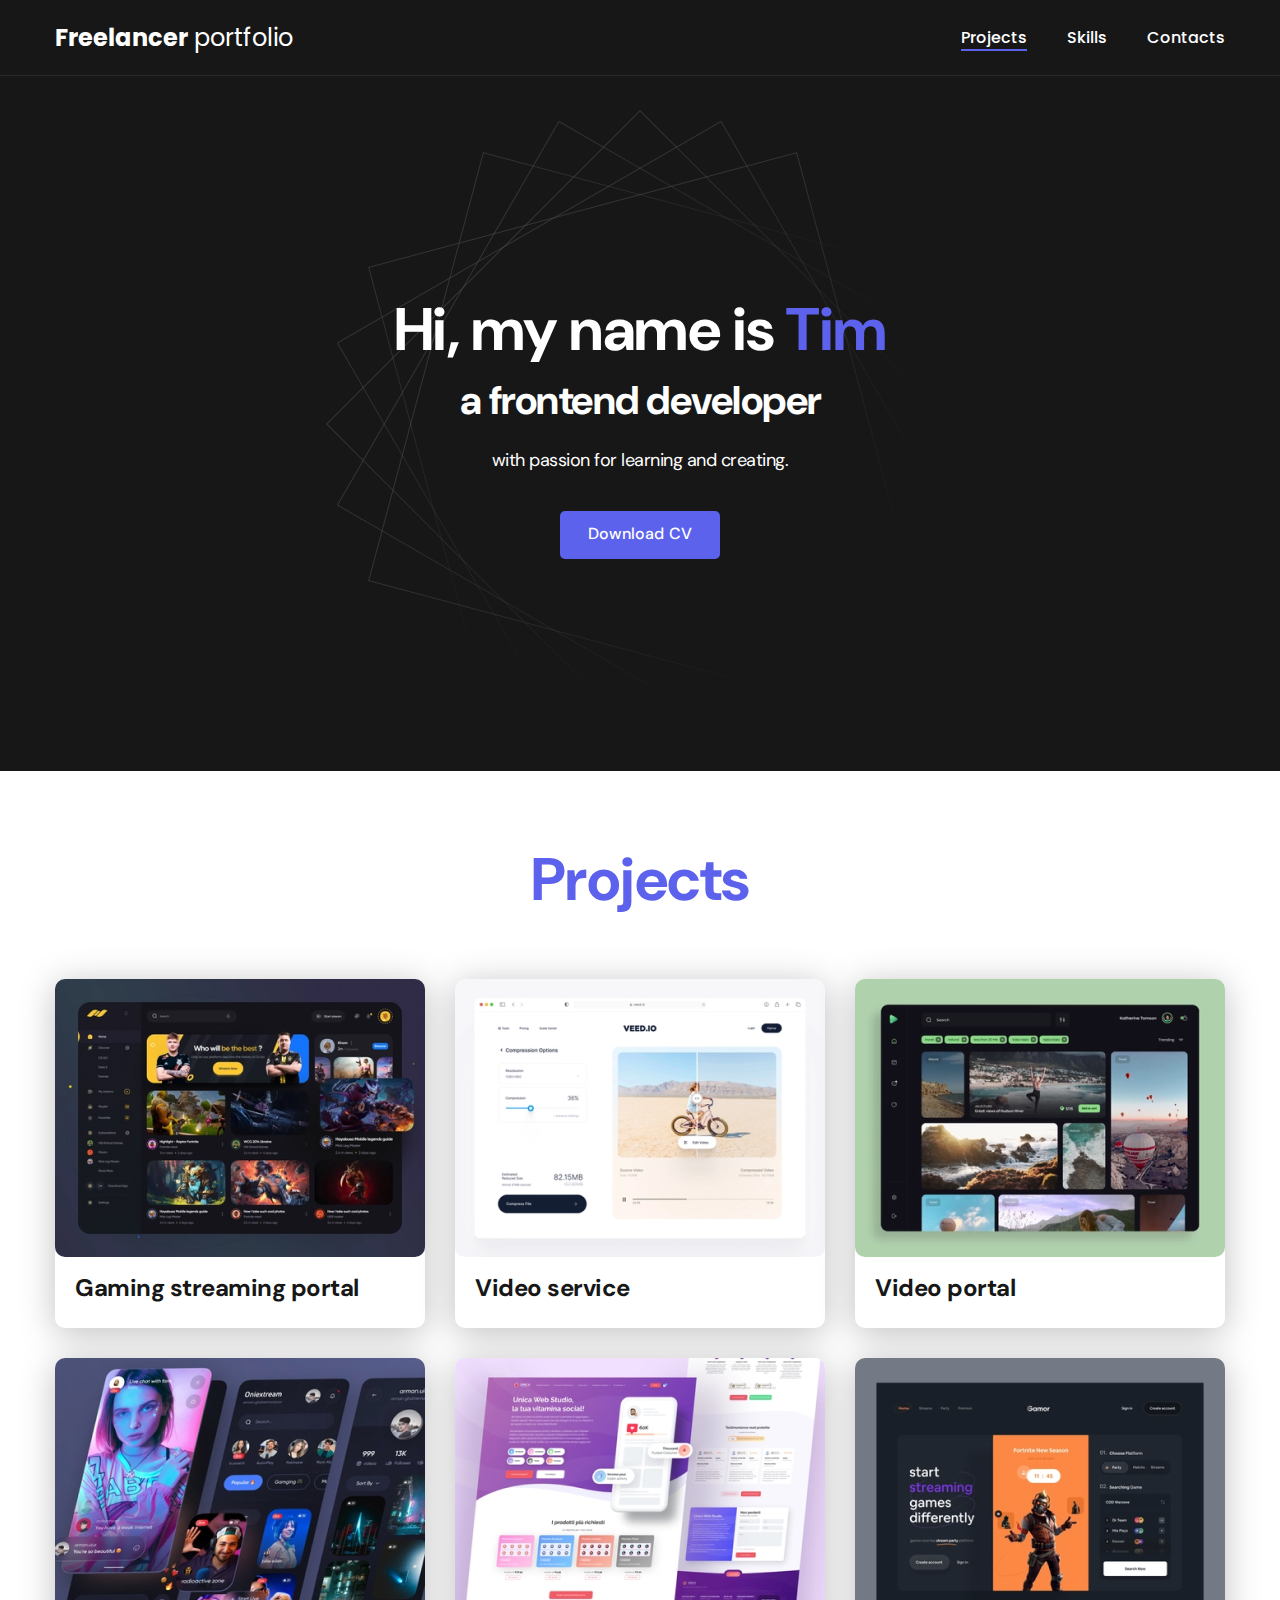
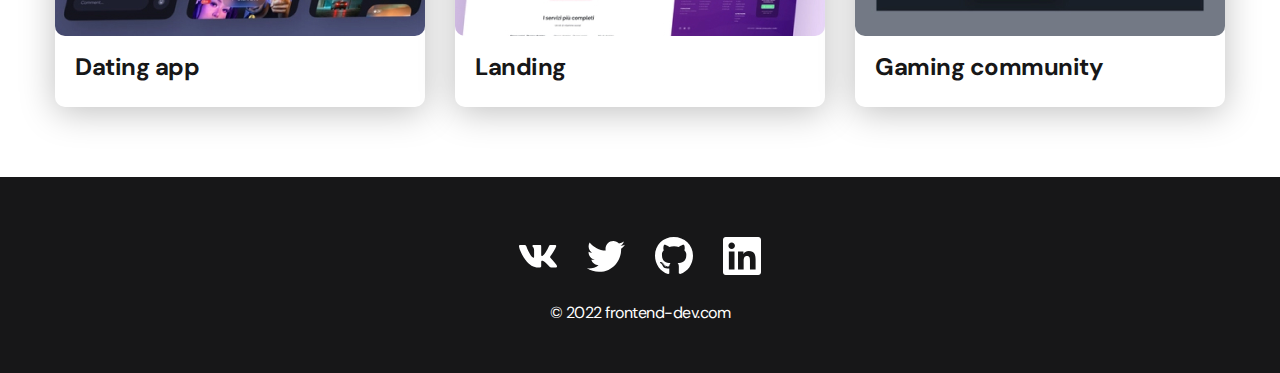
<file: index.html>
<!DOCTYPE html>
<html lang="en">
<head>
  <meta charset="UTF-8">
  <meta name="viewport" content="width=device-width, initial-scale=1.0">
  <title>Freelance portfolio</title>
  <link rel="stylesheet" href="./css/main.css">
</head>
<body>
  <nav class="nav">

    <div class="container">
      <div class="nav-row">
        <a href="./index.html" class="logo"> <strong>Freelancer</strong> portfolio</a>
        <ul class="nav-list">
          <li class="nav-list__item"><a href="./index.html" class="nav-list__link nav-list__link--active">Projects</a></li>
          <li class="nav-list__item"><a href="./skills.html" class="nav-list__link">Skills</a></li>
          <li class="nav-list__item"><a href="./contacts.html" class="nav-list__link">Contacts</a></li>
        </ul>
      </div>
    </div>
  </nav>

  <header class="header">
      <div class="header__wrapper">
        <h1 class="header__title"><strong>Hi, my name is <em>Tim</em></strong><br>
          a frontend developer
        </h1>
        <div class="header__text">
          <p>with passion for learning and creating.</p>
        </div>
        <a href="#!" class="btn">Download CV</a>
      </div>
  </header>
  
  <main class="section">
    <div class="container">
      <h2 class="title-1">Projects</h2>
      <ul class="projects">
        <li class="project">
          <a href="./gaming-page.html">
            <img src="./images/projects/01.jpg" alt="Project img" class="project__image">
            <h3 class="project__title">Gaming streaming portal</h3>
          </a>
        </li>
        <li class="project">
          <a href="./video-servie-page.html">
            <img src="./images/projects/02.jpg" alt="" class="project__image">
            <h3 class="project__title">Video service</h3>
          </a>
        </li>
        <li class="project">
          <a href="./video-portal-page.html">
            <img src="./images/projects/03.jpg" alt="" class="project__image">
            <h3 class="project__title">Video portal</h3>
          </a>
        </li>
        <li class="project">
          <a href="./dating-app-page.html">
            <img src="./images/projects/04.jpg" alt="" class="project__image">
            <h3 class="project__title">Dating app</h3>
        </a>
        </li>
        <li class="project">
          <a href="./landing-page.html">
            <img src="./images/projects/05.jpg" alt="" class="project__image">
            <h3 class="project__title">Landing</h3>
          </a>
        </li>
        <li class="project">
          <a href="./community-page.html">
            <img src="./images/projects/06.jpg" alt="" class="project__image">
            <h3 class="project__title">Gaming community</h3>
          </a>
        </li>
      </ul>
    </div>
  </main>

  <footer class="footer">
    <div class="container">
      <div class="footer__wrapper">
        <ul class="social">
        <li class="social__item"><a href="!#"><img src="./images/icons/vk.svg" alt="Link to Vk"></a></li>
        <li class="social__item"><a href="!#"><img src="./images/icons/twitter.svg" alt="Link to twitter"></a></li>
        <li class="social__item"><a href="https://github.com/Teamofeyy"><img src="./images/icons/gitHub.svg" alt="Link to GitHub"></a></li>
        <li class="social__item"><a href=!#""><img src="./images/icons/linkedIn.svg" alt="LinkedIn"></a></li>
        </ul>
      <div class="copyright">
        <p>© 2022 frontend-dev.com</p>
      </div>
    </div> 
    </div>
  </footer>

</body>
</html>
</file>
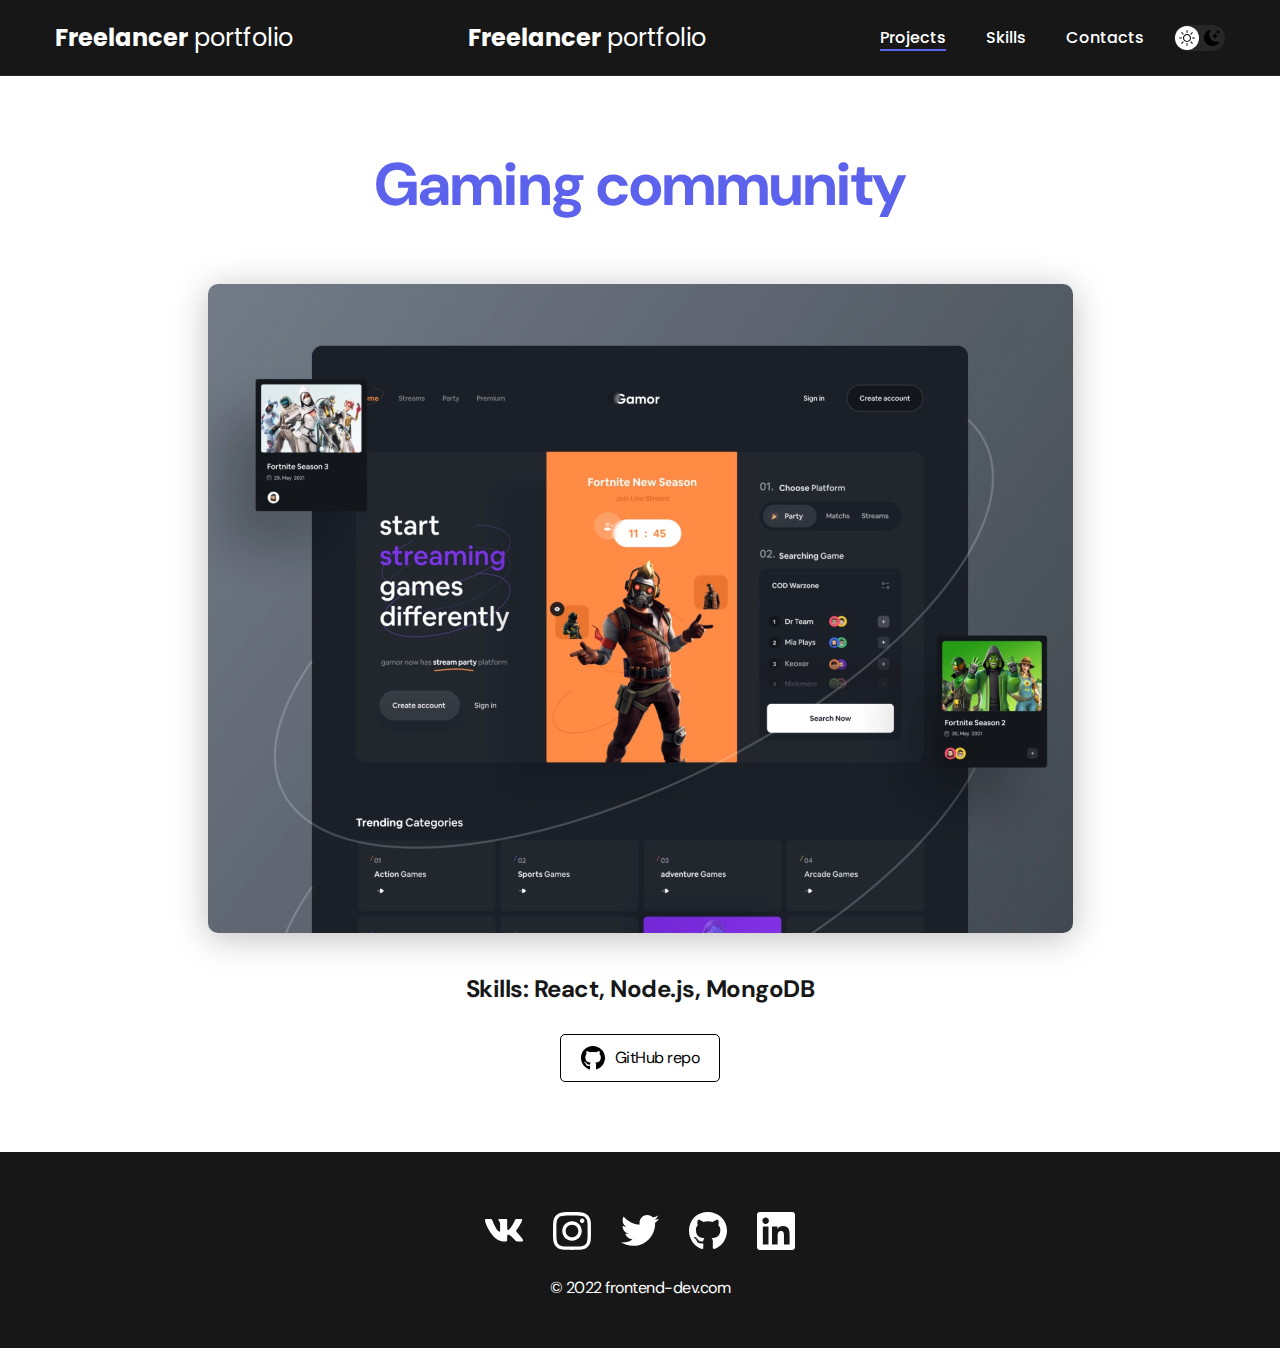
<file: community-page.html>
<!DOCTYPE html>
<html lang="en">
<head>
  <meta charset="UTF-8">
  <meta name="viewport" content="width=device-width, initial-scale=1.0">
  <title>Freelance portfolio</title>
  <link rel="stylesheet" href="./css/main.css">
</head>
<body>
  <nav class="nav">

    <div class="container">
      <div class="nav-row">
        <a href="./index.html" class="logo"> <strong>Freelancer</strong> portfolio</a>
        <button class="dark-mode-btn">
          <img src="./images/icons/sun.svg" alt="Light mode" class="dark-mode-btn__icon">
          <img src="./images/icons/moon.svg" alt="Dark mode" class="dark-mode-btn__icon">
        </button>
        <a href="./index.html" class="logo"> <strong>Freelancer</strong> portfolio</a>
        <ul class="nav-list">
          <li class="nav-list__item"><a href="./index.html" class="nav-list__link nav-list__link--active">Projects</a></li>
          <li class="nav-list__item"><a href="./skills.html" class="nav-list__link">Skills</a></li>
          <li class="nav-list__item"><a href="./contacts.html" class="nav-list__link">Contacts</a></li>
        </ul>
      </div>
    </div>
  </nav>


  
  <main class="section">
    <div class="container">
      <div class="project-details">
        <h1 class="title-1">Gaming community</h1>

        <img src="./images/projects/06-big.jpg" alt="Gaming community" class="project-details__cover">
        <div class="project-details__desc">
          <p>Skills: React, Node.js, MongoDB</p>
        </div>
        <a href="#!" class="btn-outline">
          <img src="./images/icons/gitHub-black.svg" alt="GitHub">
          GitHub repo
        </a>
      </div>
    </div>
  </main>

  <footer class="footer">
    <div class="container">
      <div class="footer__wrapper">
        <ul class="social">
        <li class="social__item"><a href="!#"><img src="./images/icons/vk.svg" alt="Link to Vk"></a></li>
        <li class="social__item"><a href=""><img src="./images/icons/instagram.svg" alt="Link to instagram"></a></li>
        <li class="social__item"><a href=""><img src="./images/icons/twitter.svg" alt="Link to twitter"></a></li>
        <li class="social__item"><a href=""><img src="./images/icons/gitHub.svg" alt="Link to GitHub"></a></li>
        <li class="social__item"><a href=""><img src="./images/icons/linkedIn.svg" alt="LinkedIn"></a></li>
        </ul>
      <div class="copyright">
        <p>© 2022 frontend-dev.com</p>
      </div>
    </div> 
    </div>
  </footer>

  <script src="./js/main.js"></script>

</body>
</html>
</file>
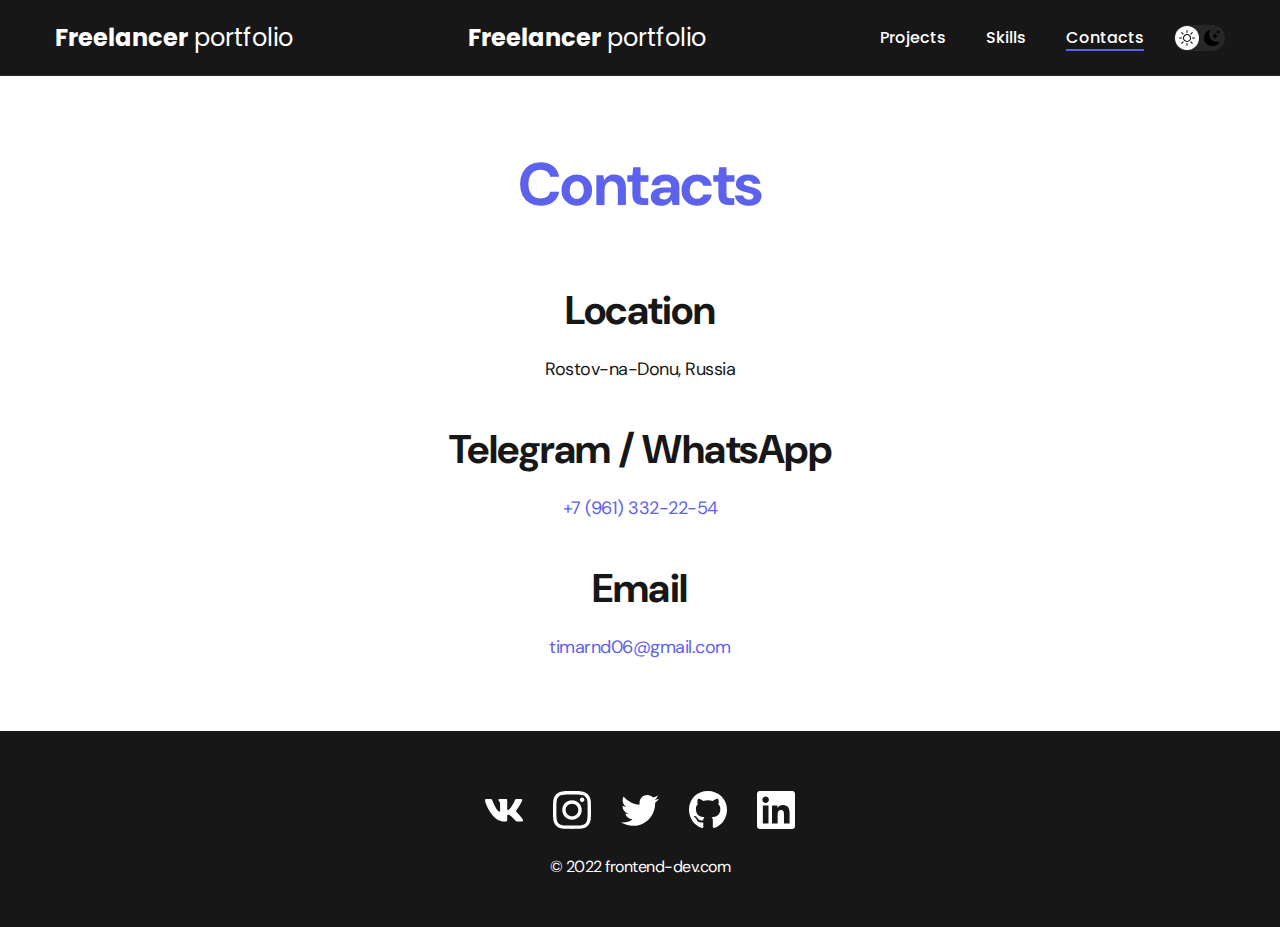
<file: contacts.html>
<!DOCTYPE html>
<html lang="en">
<head>
  <meta charset="UTF-8">
  <meta name="viewport" content="width=device-width, initial-scale=1.0">
  <title>Freelance portfolio</title>
  <link rel="stylesheet" href="./css/main.css">
</head>
<body>
  <nav class="nav">

    <div class="container">
      <div class="nav-row">
        <a href="./index.html" class="logo"> <strong>Freelancer</strong> portfolio</a>
        <button class="dark-mode-btn">
          <img src="./images/icons/sun.svg" alt="Light mode" class="dark-mode-btn__icon">
          <img src="./images/icons/moon.svg" alt="Dark mode" class="dark-mode-btn__icon">
        </button>
        <a href="./index.html" class="logo"> <strong>Freelancer</strong> portfolio</a>
        <ul class="nav-list">
          <li class="nav-list__item"><a href="./index.html" class="nav-list__link">Projects</a></li>
          <li class="nav-list__item"><a href="./skills.html" class="nav-list__link">Skills</a></li>
          <li class="nav-list__item"><a href="./contacts.html" class="nav-list__link nav-list__link--active">Contacts</a></li>
        </ul>
      </div>
    </div>
  </nav>


  
  <main class="section">
    <div class="container">
        <h1 class="title-1">Contacts</h1>
        <ul class="content-list">
            <li class="content-list__item">
                <h2 class="title-2">Location</h2>
                <p>Rostov-na-Donu, Russia</p>
            </li>
            <li class="content-list__item">
                <h2 class="title-2">Telegram / WhatsApp</h2>
                <p><a href="tel:+79613322254">+7 (961) 332-22-54</a></p>
            </li>
            <li class="content-list__item">
              <h2 class="title-2">Email</h2>
              <p><a href="mailto:timarnd06@gmail.com">timarnd06@gmail.com</a></p>
            </li>
        </ul>
  </main>

  <footer class="footer">
    <div class="container">
      <div class="footer__wrapper">
        <ul class="social">
        <li class="social__item"><a href="!#"><img src="./images/icons/vk.svg" alt="Link to Vk"></a></li>
        <li class="social__item"><a href=""><img src="./images/icons/instagram.svg" alt="Link to instagram"></a></li>
        <li class="social__item"><a href=""><img src="./images/icons/twitter.svg" alt="Link to twitter"></a></li>
        <li class="social__item"><a href=""><img src="./images/icons/gitHub.svg" alt="Link to GitHub"></a></li>
        <li class="social__item"><a href=""><img src="./images/icons/linkedIn.svg" alt="LinkedIn"></a></li>
        </ul>
      <div class="copyright">
        <p>© 2022 frontend-dev.com</p>
      </div>
    </div> 
    </div>
  </footer>

  <script src="./js/main.js"></script>

</body>
</html>
</file>
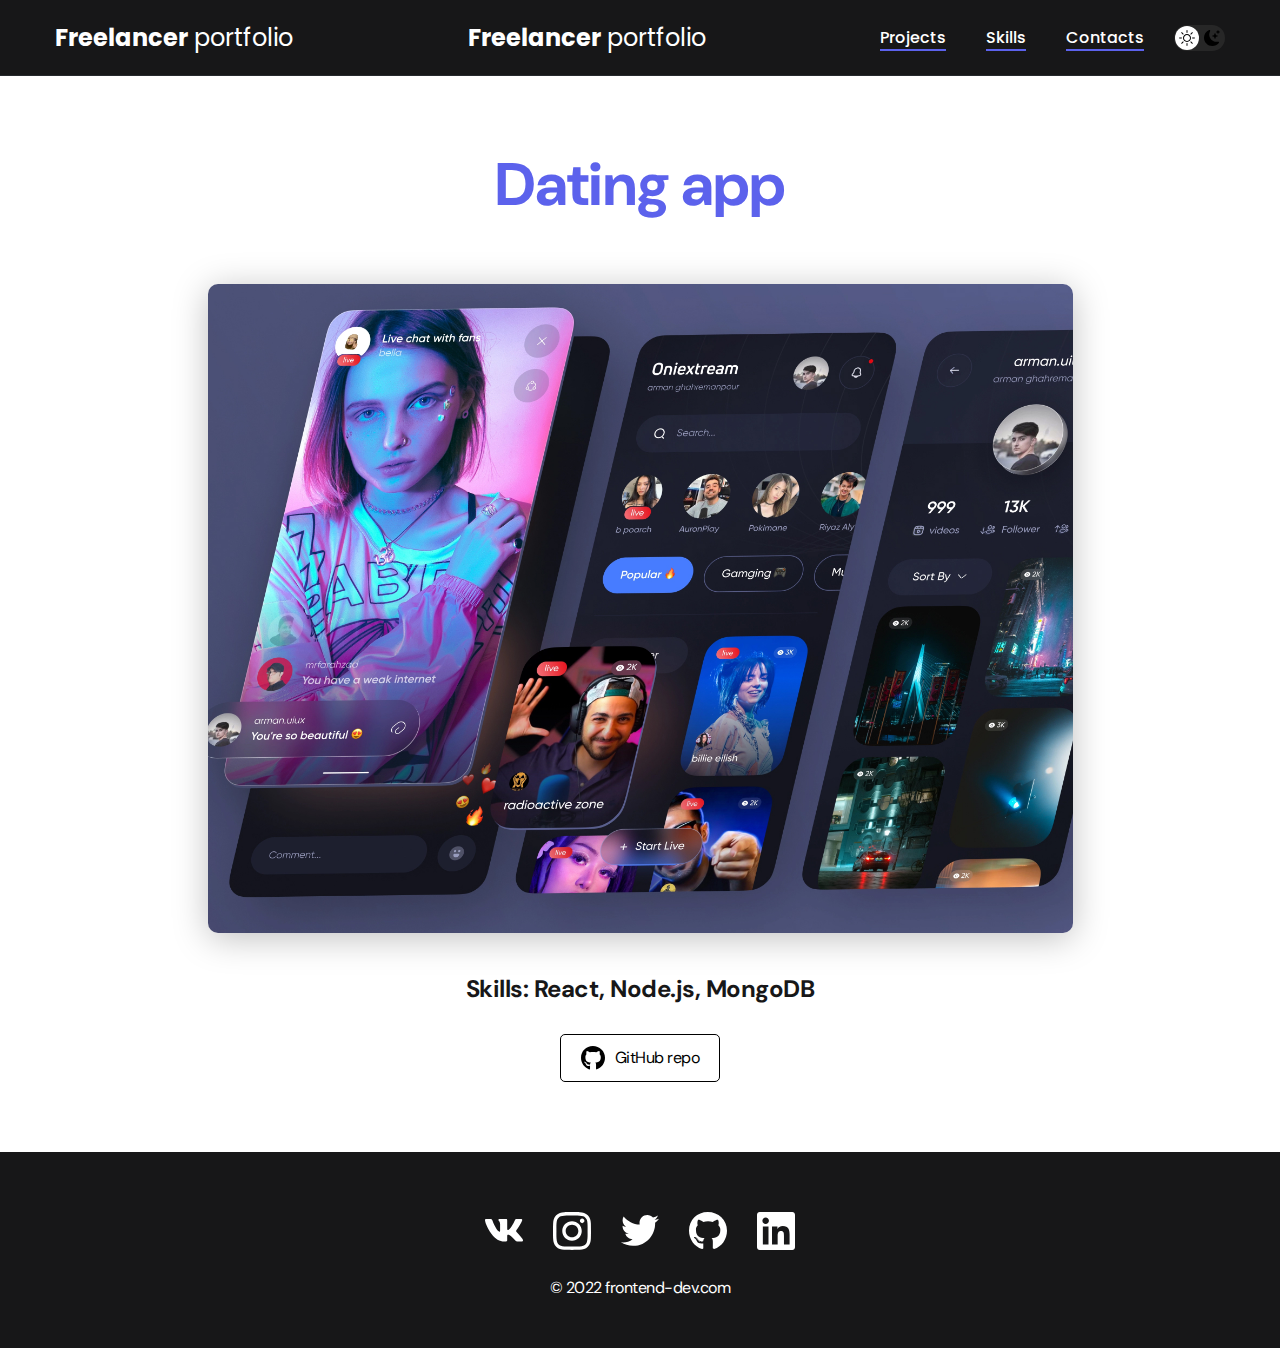
<file: dating-app-page.html>
<!DOCTYPE html>
<html lang="en">
<head>
  <meta charset="UTF-8">
  <meta name="viewport" content="width=device-width, initial-scale=1.0">
  <title>Freelance portfolio</title>
  <link rel="stylesheet" href="./css/main.css">
</head>
<body>
  <nav class="nav">

    <div class="container">
      <div class="nav-row">
        <a href="./index.html" class="logo"> <strong>Freelancer</strong> portfolio</a>
        <button class="dark-mode-btn">
          <img src="./images/icons/sun.svg" alt="Light mode" class="dark-mode-btn__icon">
          <img src="./images/icons/moon.svg" alt="Dark mode" class="dark-mode-btn__icon">
        </button>
        <a href="./index.html" class="logo"> <strong>Freelancer</strong> portfolio</a>
        <ul class="nav-list">
          <li class="nav-list__item"><a href="./index.html" class="nav-list__link nav-list__link--active">Projects</a></li>
          <li class="nav-list__item"><a href="./skills.html" class="nav-list__link nav-list__link--active">Skills</a></li>
          <li class="nav-list__item"><a href="./contacts.html" class="nav-list__link nav-list__link--active">Contacts</a></li>
        </ul>
      </div>
    </div>
  </nav>


  
  <main class="section">
    <div class="container">
      <div class="project-details">
        <h1 class="title-1">Dating app</h1>

        <img src="./images/projects/04-big.jpg" alt="Dating app" class="project-details__cover">
        <div class="project-details__desc">
          <p>Skills: React, Node.js, MongoDB</p>
        </div>
        <a href="#!" class="btn-outline">
          <img src="./images/icons/gitHub-black.svg" alt="GitHub">
          GitHub repo
        </a>
      </div>
    </div>
  </main>

  <footer class="footer">
    <div class="container">
      <div class="footer__wrapper">
        <ul class="social">
        <li class="social__item"><a href="!#"><img src="./images/icons/vk.svg" alt="Link to Vk"></a></li>
        <li class="social__item"><a href=""><img src="./images/icons/instagram.svg" alt="Link to instagram"></a></li>
        <li class="social__item"><a href=""><img src="./images/icons/twitter.svg" alt="Link to twitter"></a></li>
        <li class="social__item"><a href=""><img src="./images/icons/gitHub.svg" alt="Link to GitHub"></a></li>
        <li class="social__item"><a href=""><img src="./images/icons/linkedIn.svg" alt="LinkedIn"></a></li>
        </ul>
      <div class="copyright">
        <p>© 2022 frontend-dev.com</p>
      </div>
    </div> 
    </div>
  </footer>

  <script src="./js/main.js"></script>

</body>
</html>
</file>
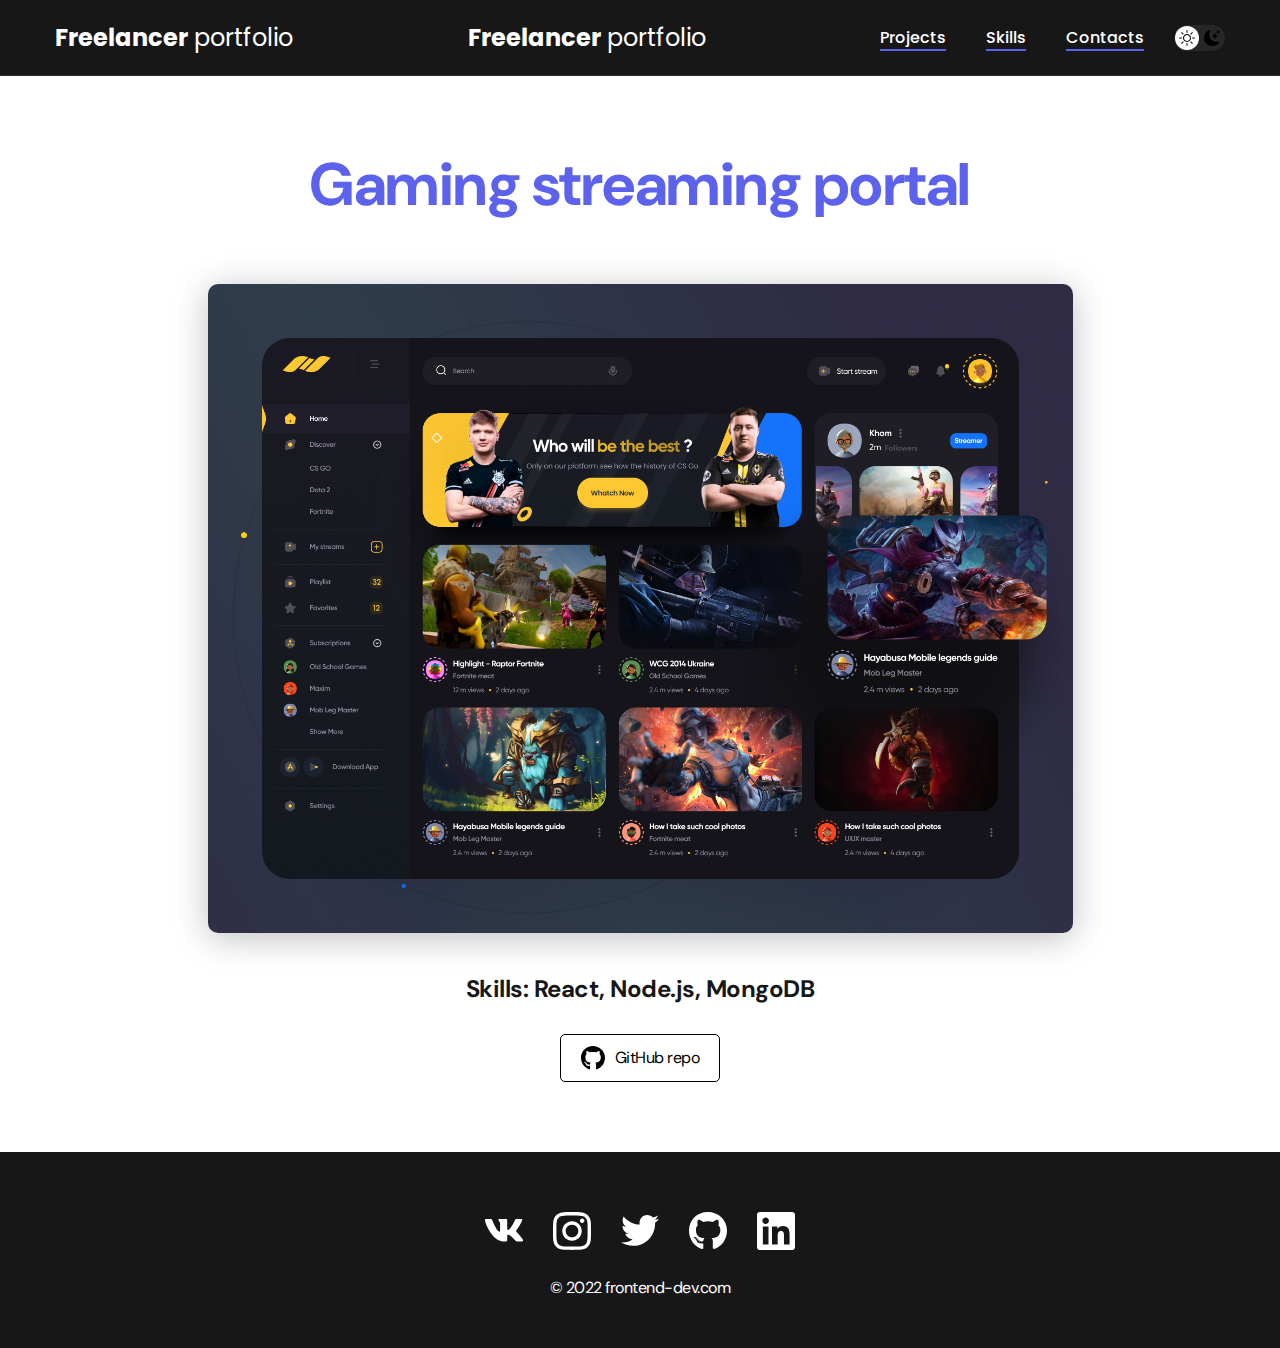
<file: gaming-page.html>
<!DOCTYPE html>
<html lang="en">
<head>
  <meta charset="UTF-8">
  <meta name="viewport" content="width=device-width, initial-scale=1.0">
  <title>Freelance portfolio</title>
  <link rel="stylesheet" href="./css/main.css">
</head>
<body>
  <nav class="nav">

    <div class="container">
      <div class="nav-row">
        <a href="./index.html" class="logo"> <strong>Freelancer</strong> portfolio</a>
        <button class="dark-mode-btn">
          <img src="./images/icons/sun.svg" alt="Light mode" class="dark-mode-btn__icon">
          <img src="./images/icons/moon.svg" alt="Dark mode" class="dark-mode-btn__icon">
        </button>
        <a href="./index.html" class="logo"> <strong>Freelancer</strong> portfolio</a>
        <ul class="nav-list">
          <li class="nav-list__item"><a href="./index.html" class="nav-list__link nav-list__link--active">Projects</a></li>
          <li class="nav-list__item"><a href="./skills.html" class="nav-list__link nav-list__link--active">Skills</a></li>
          <li class="nav-list__item"><a href="./contacts.html" class="nav-list__link nav-list__link--active">Contacts</a></li>
        </ul>
      </div>
    </div>
  </nav>


  
  <main class="section">
    <div class="container">
      <div class="project-details">
        <h1 class="title-1">Gaming streaming portal</h1>

        <img src="./images/projects/01-big.jpg" alt="Gaming streaming portal" class="project-details__cover">
        <div class="project-details__desc">
          <p>Skills: React, Node.js, MongoDB</p>
        </div>
        <a href="#!" class="btn-outline">
          <img src="./images/icons/gitHub-black.svg" alt="GitHub">
          GitHub repo
        </a>
      </div>
    </div>
  </main>

  <footer class="footer">
    <div class="container">
      <div class="footer__wrapper">
        <ul class="social">
        <li class="social__item"><a href="!#"><img src="./images/icons/vk.svg" alt="Link to Vk"></a></li>
        <li class="social__item"><a href=""><img src="./images/icons/instagram.svg" alt="Link to instagram"></a></li>
        <li class="social__item"><a href=""><img src="./images/icons/twitter.svg" alt="Link to twitter"></a></li>
        <li class="social__item"><a href=""><img src="./images/icons/gitHub.svg" alt="Link to GitHub"></a></li>
        <li class="social__item"><a href=""><img src="./images/icons/linkedIn.svg" alt="LinkedIn"></a></li>
        </ul>
      <div class="copyright">
        <p>© 2022 frontend-dev.com</p>
      </div>
    </div> 
    </div>
  </footer>

  <script src="./js/main.js"></script>

</body>
</html>
</file>
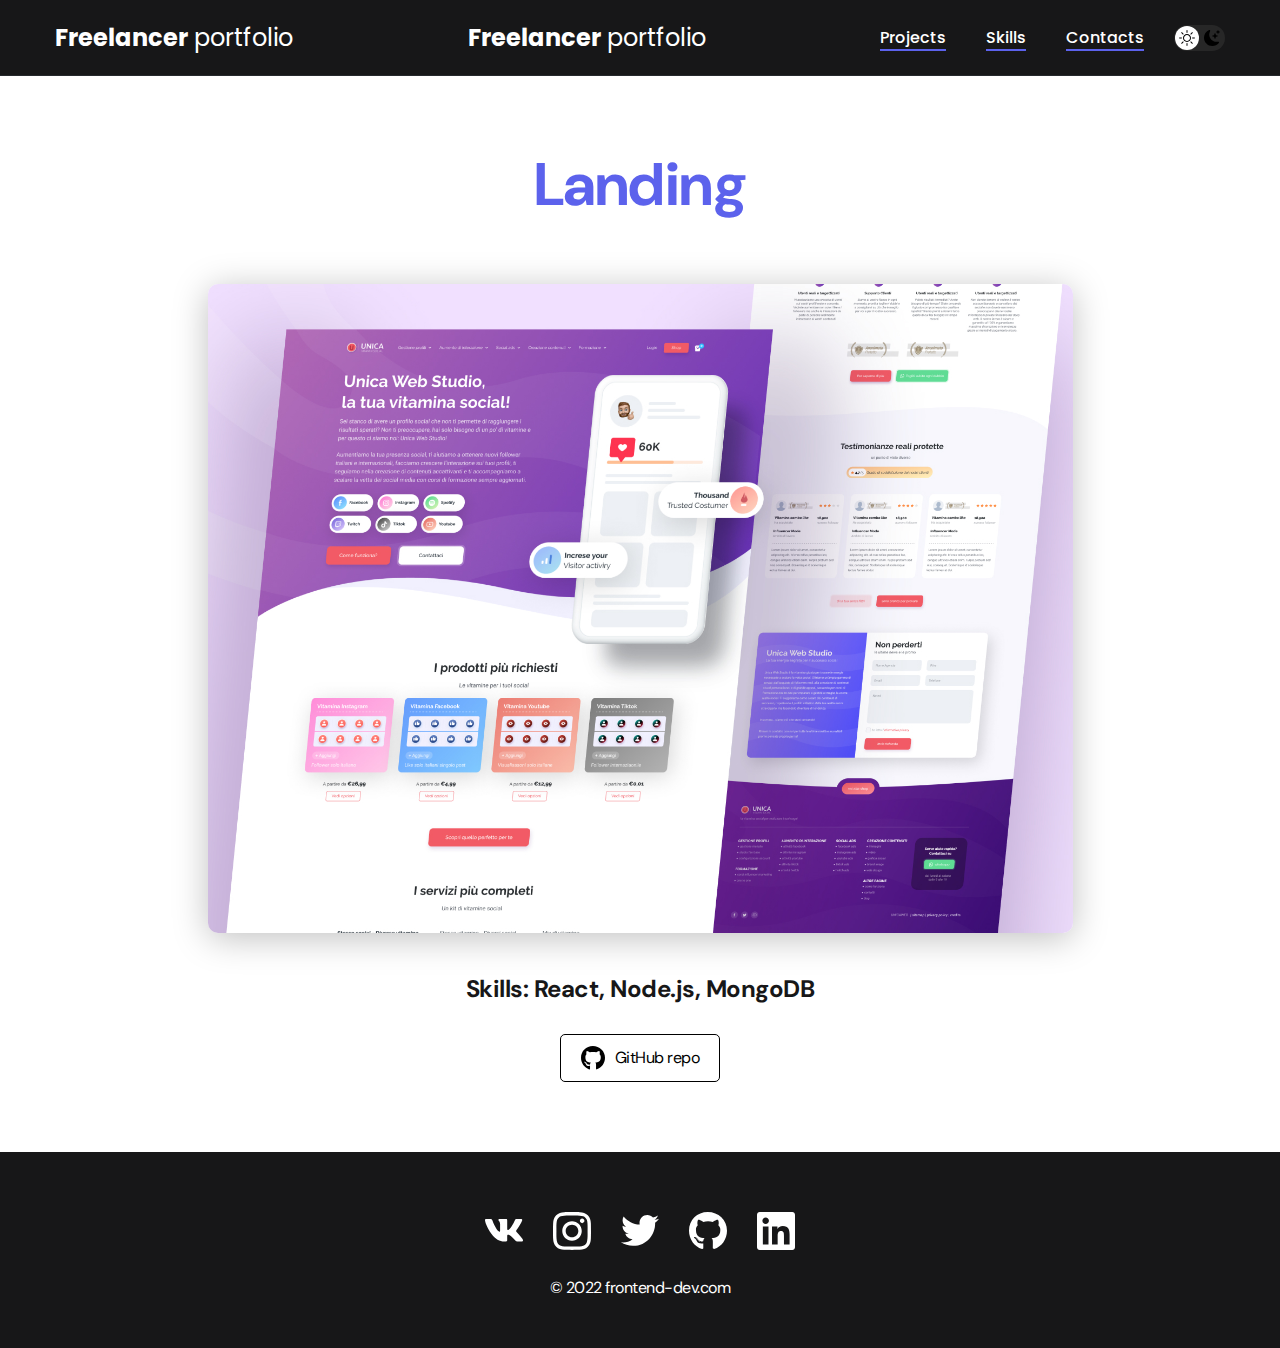
<file: landing-page.html>
<!DOCTYPE html>
<html lang="en">
<head>
  <meta charset="UTF-8">
  <meta name="viewport" content="width=device-width, initial-scale=1.0">
  <title>Freelance portfolio</title>
  <link rel="stylesheet" href="./css/main.css">
</head>
<body>
  <nav class="nav">

    <div class="container">
      <div class="nav-row">
        <a href="./index.html" class="logo"> <strong>Freelancer</strong> portfolio</a>
        <button class="dark-mode-btn">
          <img src="./images/icons/sun.svg" alt="Light mode" class="dark-mode-btn__icon">
          <img src="./images/icons/moon.svg" alt="Dark mode" class="dark-mode-btn__icon">
        </button>
        <a href="./index.html" class="logo"> <strong>Freelancer</strong> portfolio</a>
        <ul class="nav-list">
          <li class="nav-list__item"><a href="./index.html" class="nav-list__link nav-list__link--active">Projects</a></li>
          <li class="nav-list__item"><a href="./skills.html" class="nav-list__link nav-list__link--active">Skills</a></li>
          <li class="nav-list__item"><a href="./contacts.html" class="nav-list__link nav-list__link--active">Contacts</a></li>
        </ul>
      </div>
    </div>
  </nav>


  
  <main class="section">
    <div class="container">
      <div class="project-details">
        <h1 class="title-1">Landing</h1>

        <img src="./images/projects/05-big.jpg" alt="Landing" class="project-details__cover">
        <div class="project-details__desc">
          <p>Skills: React, Node.js, MongoDB</p>
        </div>
        <a href="#!" class="btn-outline">
          <img src="./images/icons/gitHub-black.svg" alt="GitHub">
          GitHub repo
        </a>
      </div>
    </div>
  </main>

  <footer class="footer">
    <div class="container">
      <div class="footer__wrapper">
        <ul class="social">
        <li class="social__item"><a href="!#"><img src="./images/icons/vk.svg" alt="Link to Vk"></a></li>
        <li class="social__item"><a href=""><img src="./images/icons/instagram.svg" alt="Link to instagram"></a></li>
        <li class="social__item"><a href=""><img src="./images/icons/twitter.svg" alt="Link to twitter"></a></li>
        <li class="social__item"><a href=""><img src="./images/icons/gitHub.svg" alt="Link to GitHub"></a></li>
        <li class="social__item"><a href=""><img src="./images/icons/linkedIn.svg" alt="LinkedIn"></a></li>
        </ul>
      <div class="copyright">
        <p>© 2022 frontend-dev.com</p>
      </div>
    </div> 
    </div>
  </footer>

  <script src="./js/main.js"></script>

</body>
</html>
</file>
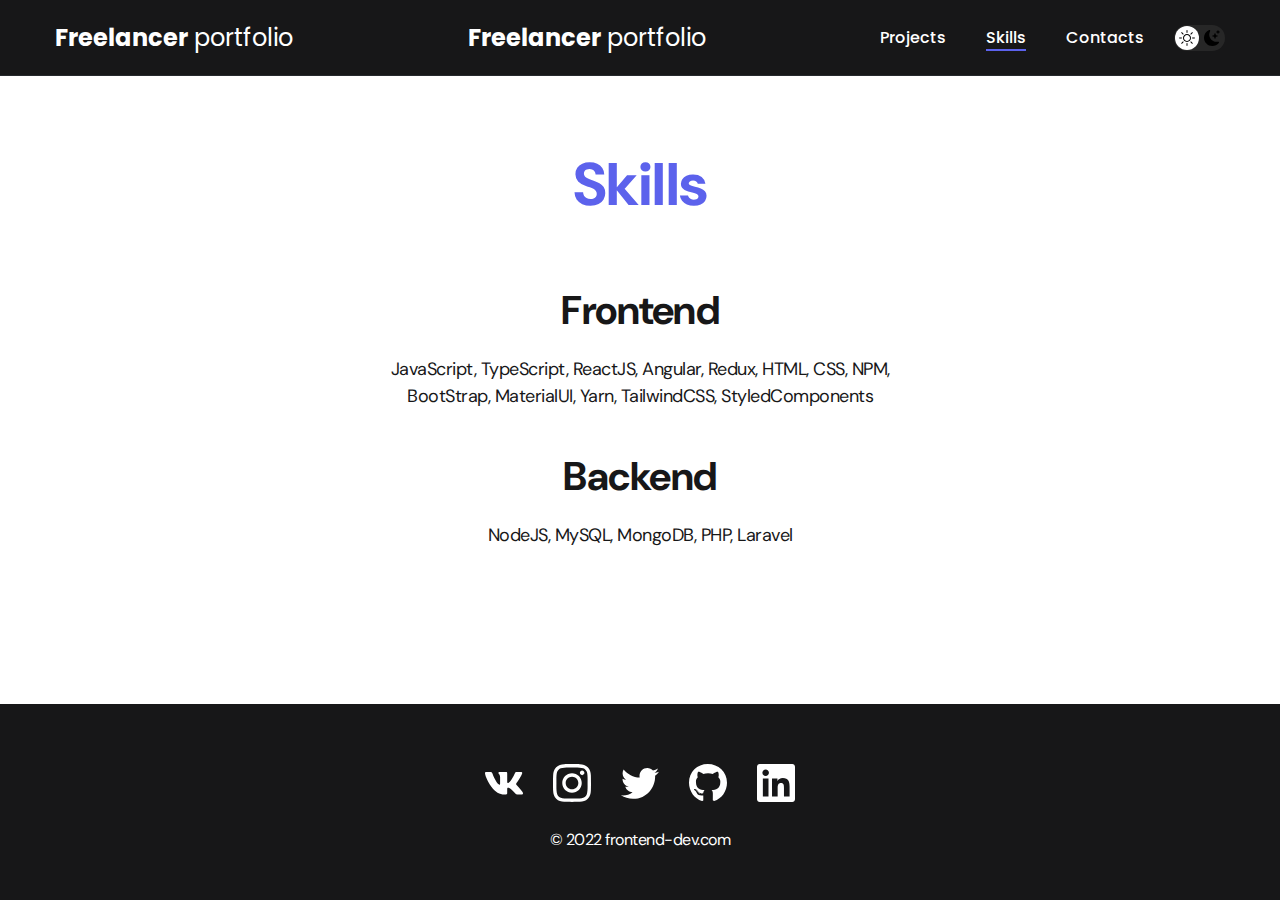
<file: skills.html>
<!DOCTYPE html>
<html lang="en">
<head>
  <meta charset="UTF-8">
  <meta name="viewport" content="width=device-width, initial-scale=1.0">
  <title>Freelance portfolio</title>
  <link rel="stylesheet" href="./css/main.css">
</head>
<body>
  <nav class="nav">

    <div class="container">
      <div class="nav-row">
        <a href="./index.html" class="logo"> <strong>Freelancer</strong> portfolio</a>
        <button class="dark-mode-btn">
          <img src="./images/icons/sun.svg" alt="Light mode" class="dark-mode-btn__icon">
          <img src="./images/icons/moon.svg" alt="Dark mode" class="dark-mode-btn__icon">
        </button>
        <a href="./index.html" class="logo"> <strong>Freelancer</strong> portfolio</a>
        <ul class="nav-list">
          <li class="nav-list__item"><a href="./index.html" class="nav-list__link">Projects</a></li>
          <li class="nav-list__item"><a href="./skills.html" class="nav-list__link nav-list__link--active">Skills</a></li>
          <li class="nav-list__item"><a href="./contacts.html" class="nav-list__link">Contacts</a></li>
        </ul>
      </div>
    </div>
  </nav>


  
  <main class="section">
    <div class="container">
        <h1 class="title-1">Skills</h1>
        <ul class="content-list">
            <li class="content-list__item">
                <h2 class="title-2">Frontend </h2>
                <p>JavaScript, TypeScript, ReactJS, Angular, Redux, HTML, CSS, NPM, BootStrap, MaterialUI, Yarn, TailwindCSS, StyledComponents</p>
            </li>
            <li class="content-list__item">
                <h2 class="title-2">Backend</h2>
                <p>NodeJS, MySQL, MongoDB, PHP, Laravel</p>
            </li>
        </ul>
  </main>

  <footer class="footer">
    <div class="container">
      <div class="footer__wrapper">
        <ul class="social">
        <li class="social__item"><a href="!#"><img src="./images/icons/vk.svg" alt="Link to Vk"></a></li>
        <li class="social__item"><a href=""><img src="./images/icons/instagram.svg" alt="Link to instagram"></a></li>
        <li class="social__item"><a href=""><img src="./images/icons/twitter.svg" alt="Link to twitter"></a></li>
        <li class="social__item"><a href=""><img src="./images/icons/gitHub.svg" alt="Link to GitHub"></a></li>
        <li class="social__item"><a href=""><img src="./images/icons/linkedIn.svg" alt="LinkedIn"></a></li>
        </ul>
      <div class="copyright">
        <p>© 2022 frontend-dev.com</p>
      </div>
    </div> 
    </div>
  </footer>

  <script src="./js/main.js"></script>

</body>
</html>
</file>
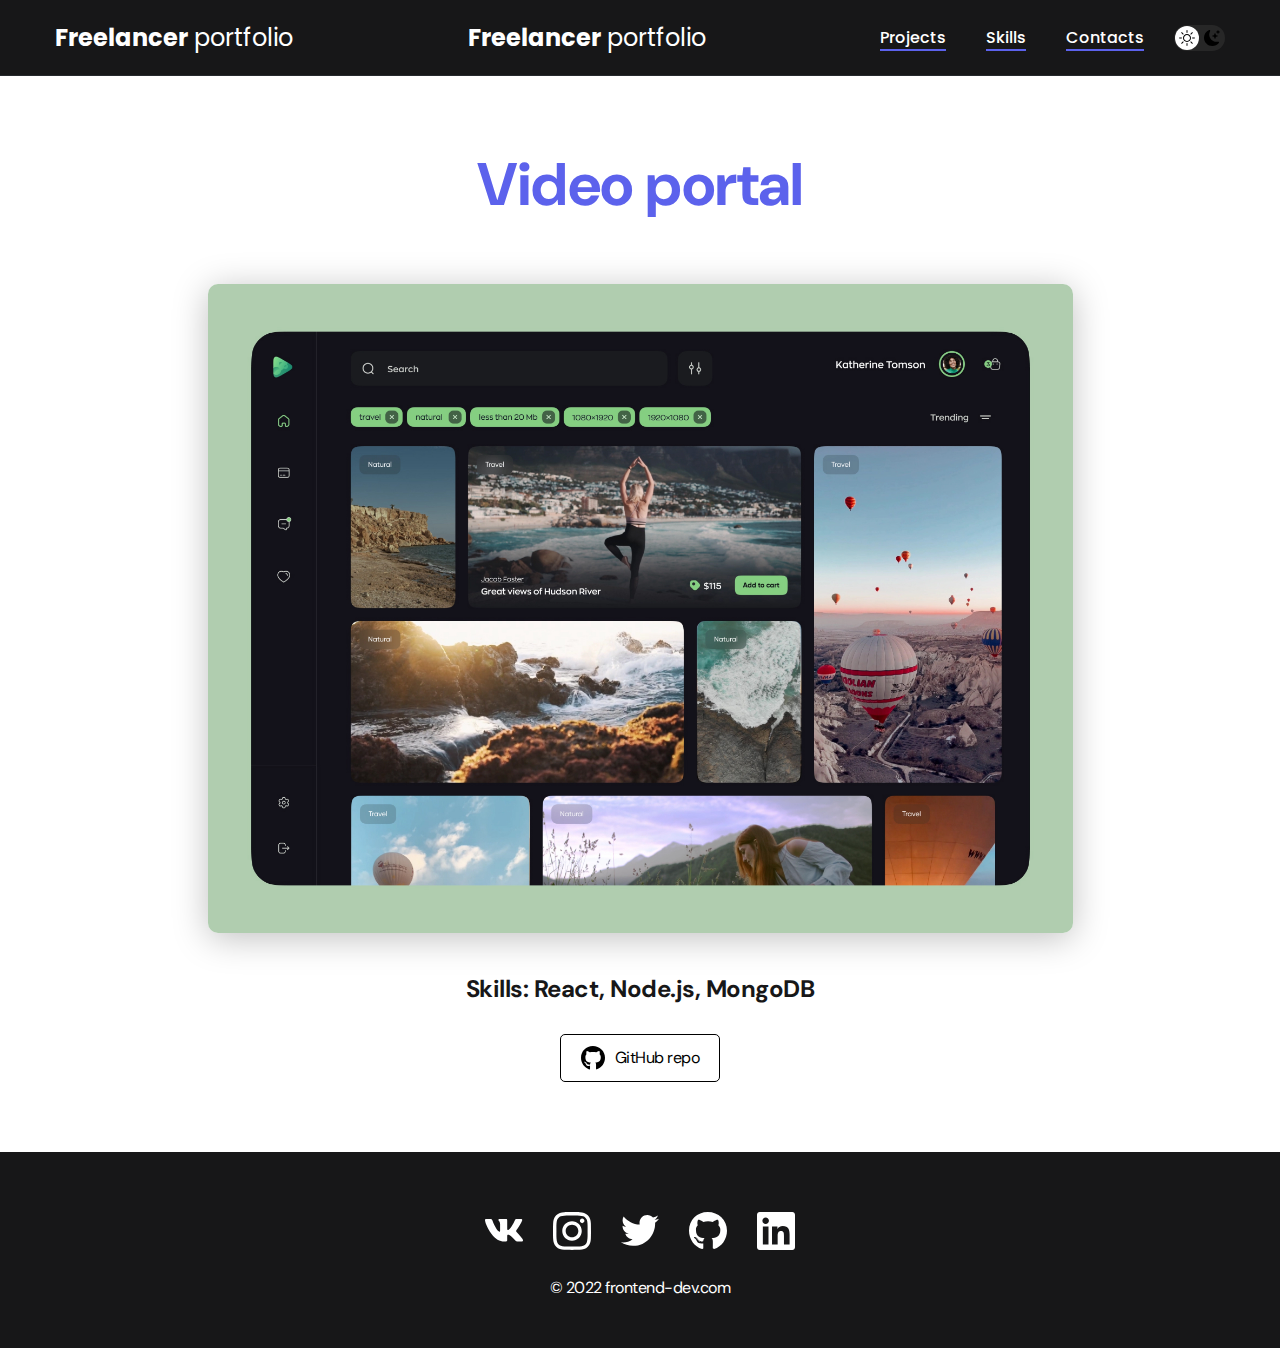
<file: video-portal-page.html>
<!DOCTYPE html>
<html lang="en">
<head>
  <meta charset="UTF-8">
  <meta name="viewport" content="width=device-width, initial-scale=1.0">
  <title>Freelance portfolio</title>
  <link rel="stylesheet" href="./css/main.css">
</head>
<body>
  <nav class="nav">

    <div class="container">
      <div class="nav-row">
        <a href="./index.html" class="logo"> <strong>Freelancer</strong> portfolio</a>
        <button class="dark-mode-btn">
          <img src="./images/icons/sun.svg" alt="Light mode" class="dark-mode-btn__icon">
          <img src="./images/icons/moon.svg" alt="Dark mode" class="dark-mode-btn__icon">
        </button>
        <a href="./index.html" class="logo"> <strong>Freelancer</strong> portfolio</a>
        <ul class="nav-list">
          <li class="nav-list__item"><a href="./index.html" class="nav-list__link nav-list__link--active">Projects</a></li>
          <li class="nav-list__item"><a href="./skills.html" class="nav-list__link nav-list__link--active">Skills</a></li>
          <li class="nav-list__item"><a href="./contacts.html" class="nav-list__link nav-list__link--active">Contacts</a></li>
        </ul>
      </div>
    </div>
  </nav>


  
  <main class="section">
    <div class="container">
      <div class="project-details">
        <h1 class="title-1">Video portal</h1>

        <img src="./images/projects/03-big.jpg" alt="Video portal" class="project-details__cover">
        <div class="project-details__desc">
          <p>Skills: React, Node.js, MongoDB</p>
        </div>
        <a href="#!" class="btn-outline">
          <img src="./images/icons/gitHub-black.svg" alt="GitHub">
          GitHub repo
        </a>
      </div>
    </div>
  </main>

  <footer class="footer">
    <div class="container">
      <div class="footer__wrapper">
        <ul class="social">
        <li class="social__item"><a href="!#"><img src="./images/icons/vk.svg" alt="Link to Vk"></a></li>
        <li class="social__item"><a href=""><img src="./images/icons/instagram.svg" alt="Link to instagram"></a></li>
        <li class="social__item"><a href=""><img src="./images/icons/twitter.svg" alt="Link to twitter"></a></li>
        <li class="social__item"><a href=""><img src="./images/icons/gitHub.svg" alt="Link to GitHub"></a></li>
        <li class="social__item"><a href=""><img src="./images/icons/linkedIn.svg" alt="LinkedIn"></a></li>
        </ul>
      <div class="copyright">
        <p>© 2022 frontend-dev.com</p>
      </div>
    </div> 
    </div>
  </footer>

  <script src="./js/main.js"></script>

</body>
</html>
</file>
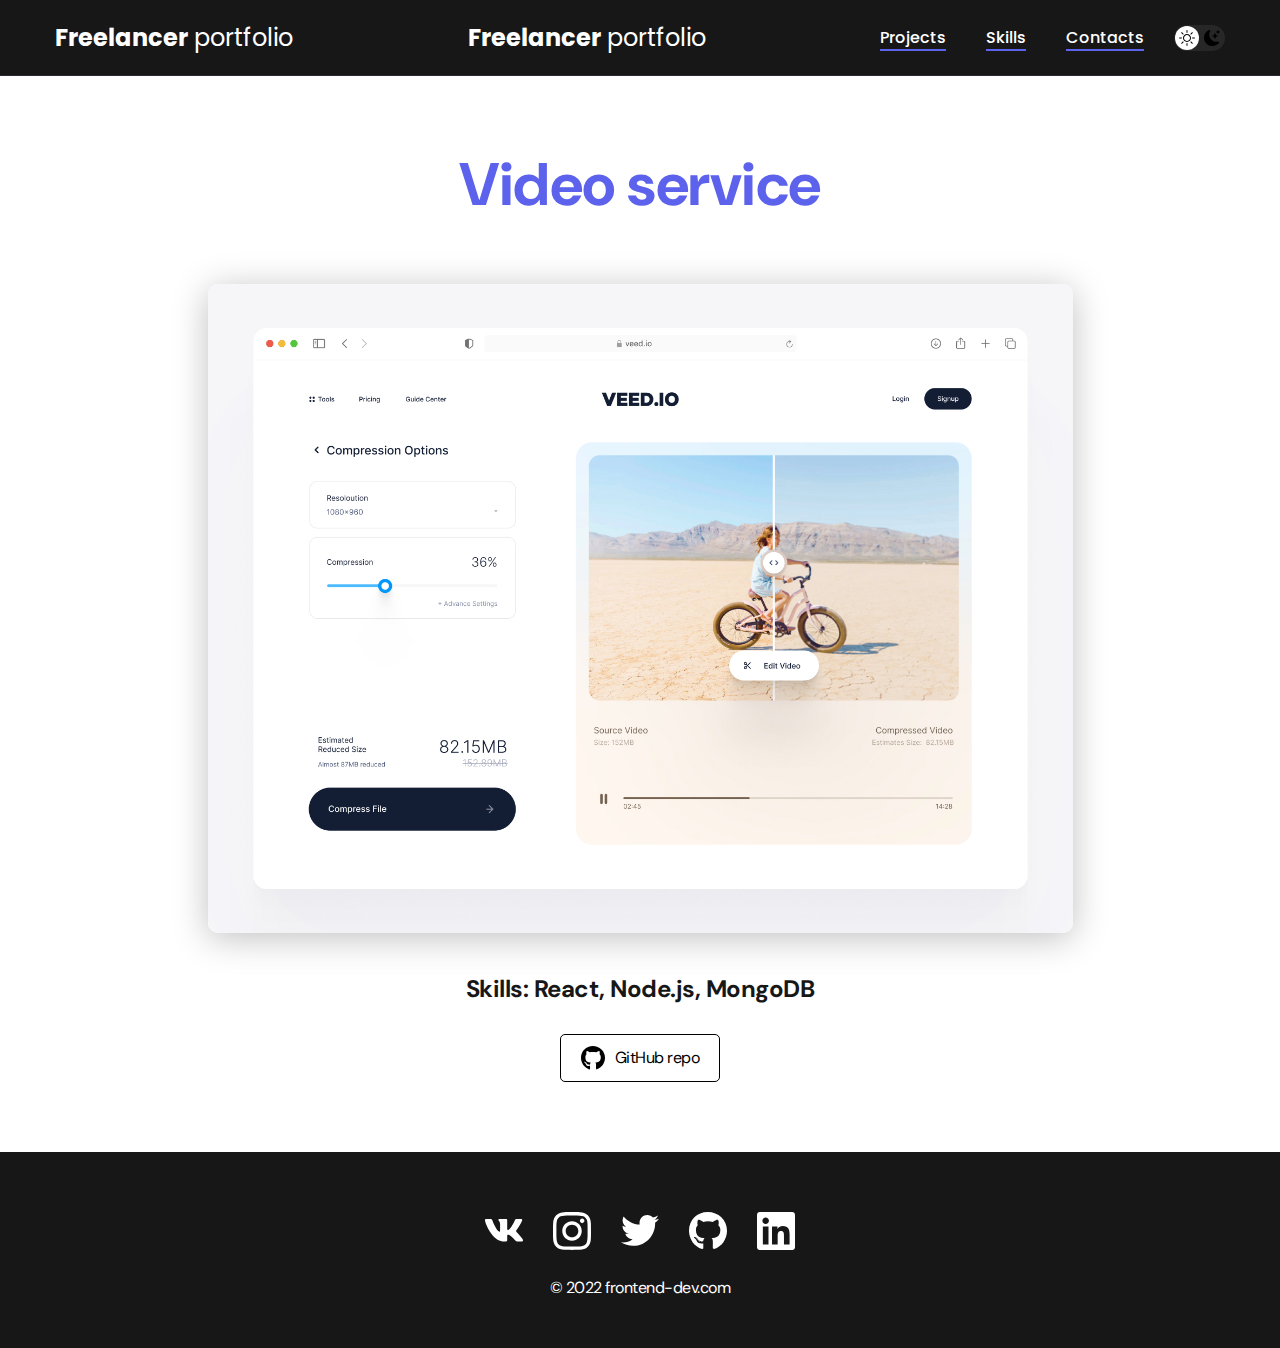
<file: video-servie-page.html>
<!DOCTYPE html>
<html lang="en">
<head>
  <meta charset="UTF-8">
  <meta name="viewport" content="width=device-width, initial-scale=1.0">
  <title>Freelance portfolio</title>
  <link rel="stylesheet" href="./css/main.css">
</head>
<body>
  <nav class="nav">

    <div class="container">
      <div class="nav-row">
        <a href="./index.html" class="logo"> <strong>Freelancer</strong> portfolio</a>
        <button class="dark-mode-btn">
          <img src="./images/icons/sun.svg" alt="Light mode" class="dark-mode-btn__icon">
          <img src="./images/icons/moon.svg" alt="Dark mode" class="dark-mode-btn__icon">
        </button>
        <a href="./index.html" class="logo"> <strong>Freelancer</strong> portfolio</a>
        <ul class="nav-list">
          <li class="nav-list__item"><a href="./index.html" class="nav-list__link nav-list__link--active">Projects</a></li>
          <li class="nav-list__item"><a href="./skills.html" class="nav-list__link nav-list__link--active">Skills</a></li>
          <li class="nav-list__item"><a href="./contacts.html" class="nav-list__link nav-list__link--active">Contacts</a></li>
        </ul>
      </div>
    </div>
  </nav>


  
  <main class="section">
    <div class="container">
      <div class="project-details">
        <h1 class="title-1">Video service</h1>

        <img src="./images/projects/02-big.jpg" alt="Video service" class="project-details__cover">
        <div class="project-details__desc">
          <p>Skills: React, Node.js, MongoDB</p>
        </div>
        <a href="#!" class="btn-outline">
          <img src="./images/icons/gitHub-black.svg" alt="GitHub">
          GitHub repo
        </a>
      </div>
    </div>
  </main>

  <footer class="footer">
    <div class="container">
      <div class="footer__wrapper">
        <ul class="social">
        <li class="social__item"><a href="!#"><img src="./images/icons/vk.svg" alt="Link to Vk"></a></li>
        <li class="social__item"><a href=""><img src="./images/icons/instagram.svg" alt="Link to instagram"></a></li>
        <li class="social__item"><a href=""><img src="./images/icons/twitter.svg" alt="Link to twitter"></a></li>
        <li class="social__item"><a href=""><img src="./images/icons/gitHub.svg" alt="Link to GitHub"></a></li>
        <li class="social__item"><a href=""><img src="./images/icons/linkedIn.svg" alt="LinkedIn"></a></li>
        </ul>
      <div class="copyright">
        <p>© 2022 frontend-dev.com</p>
      </div>
    </div> 
    </div>
  </footer>

  <script src="./js/main.js"></script>

</body>
</html>
</file>
<file: css/main.css>
@import "./reset.css";
@import url('https://fonts.googleapis.com/css2?family=DM+Sans:wght@400;500;700&family=Poppins:wght@400;500;700&display=swap');

/*
font-family: 'DM Sans', sans-serif;
font-family: 'Poppins', sans-serif;
*/

/* * {
    border: 1px solid red;
} */

:root {
    --blackpure: #000;
    --black: #171718;
    --black-border: #26292D;
    --white: #fff;
    --purple: #5C62EC;

    --text-color: var(--black);

    --dark-bg: var(--black);
    --dark-border: var(--black-border);
    --header-text: var(--white);
    --accent: var(--purple);

    /* Light mode */
    --page-bg: var(--white);
    --text-color: var(--black);

    --title-1: var(--accent);

    --project-card-bg: var(--white);
    --project-card-text: var(--black);
    --box-shadow: 0px 5px 35px rgba(0, 0, 0, 0.25);
}

.dark {
     /* Dark mode */
    --page-bg: #252526;
    --text-color: var(--white);

    --title-1: var(--white);

    --project-card-bg: var(--black);
    --project-card-text: var(--white);
    --box-shadow: 0px 5px 35px rgba(0, 0, 0, 0.8);
}

html, body {
    display: flex;
    flex-direction: column;
    min-height: 100vh;

    font-family: 'DM Sans', sans-serif;
    letter-spacing: -0.5px;

    /* Light mode */
    background-color: var(--page-bg);
    color: var(--text-color);
}

/* General */

.container {
    margin: 0 auto;
    padding: 0 15px;
    max-width: 1200px;
}

.none {
    display: none !important;
}

.section {
    padding: 70px 0;
}

.title-1 {
    margin-bottom: 60px;

    font-size: 60px;
    font-weight: 700;
    line-height: 1.3;
    color: var(--title-1);
    text-align: center;
}

.title-2 {
    margin-bottom: 20px;

    font-size: 40px;
    font-weight: 700;
    line-height: 1.3;
}

/* Nav */

.nav {
    padding: 20px 0;
    border-bottom: 1px solid var(--dark-border);
    background-color: var(--dark-bg);
    color: var(--header-text);
    letter-spacing: normal;
}

.nav-row {
    display: flex;
    justify-content: flex-end;
    align-items: center;
    column-gap: 30px;
    row-gap: 20px;
    flex-wrap: wrap;
}

.logo {
    margin-right: auto;
    color: var(--header-text);
    font-size: 24px;
    font-family: 'Poppins', sans-serif;
}

.logo strong {
    font-weight: 700;
}

.nav-list {
    display: flex;
    flex-wrap: wrap;
    row-gap: 10px;
    align-items: center;
    column-gap: 40px;
    font-size: 16px;
    font-weight: 500;
    font-family: 'Poppins', sans-serif;
}

.nav-list__link {
    color: var(--header-text);
    transition: opacity 0.2s ease-in;
}

.nav-list__link:hover {
    opacity: 0.8;
}

.nav-list__link--active {
    position: relative;
}

.nav-list__link--active::before {
    content: "";

    position: absolute;
    left: 0;
    top: 100%;

    display: block;
    height: 2px;
    width: 100%;
    background-color: var(--accent);
}

/* Dark mode btn */

.dark-mode-btn {
    order: 9;

    position: relative;
    display: flex;
    justify-content: space-between;

    width: 51px;
    height: 26px;
    padding: 5px;

    border-radius: 50px;
    background-color: #272727;
}

.dark-mode-btn::before {
    content: "";

    position: absolute;
    top: 1px;
    left: 1px;

    display: block;
    width: 24px;
    height: 24px;

    border-radius: 50%;
    background-color: var(--white);

    transition: left 0.2s ease-in;
}

.dark-mode-btn--active::before {
    left: 26px;
}

.dark-mode-btn__icon {
    position: relative;
    z-index: 9;
}

/* Header */

.header {
    padding: 40px 0;
    min-height: 695px;

    display: flex;
    justify-content: center;
    align-items: center;

    background-color: var(--dark-bg);
    background-image: url('./../images/Abstract.png');
    background-repeat: no-repeat;
    background-size: auto;
    background-position: center center;

    color: var(--header-text);
    text-align: center;
}

.header__wrapper {
    padding: 0 15px;
    max-width: 660px;
}

.header__title {
    margin-bottom: 20px;
    font-size: 40px;
    font-weight: 700;
    line-height: 1.4;
}

.header__title strong {
    font-size: 60px;
    font-weight: 700;
}

.header__title em {
    font-style: normal;
    color: var(--accent);
}

.header__text {
    margin-bottom: 40px;
    font-size: 18px;
    line-height: 1.333;
}

.header__text p + p{
    margin-top: 0.5em;
}

/* Btn */

.btn {
    display: inline-block;
    height: 48px;
    padding: 12px 28px;

    border-radius: 5px;
    background-color: var(--accent);
    color: var(--white);
    letter-spacing: 0.15px;
    font-size: 16px;
    font-weight: 500;

    transition: opacity 0.2s ease-in;
}

.btn:hover {
    opacity: 0.8;
}

.btn:active {
    position: relative;
    top: 1px;
}

/* Btn outline */

.btn-outline {
    display: flex;
    column-gap: 10px;
    align-items: center;

    height: 48px;
    padding: 12px 20px;

    border-radius: 5px;
    border: 1px solid var(--blackpure);
    background-color: var(--white);
    color: var(--blackpure);

    transition: opacity 0.2s ease-in;
}

.btn-outline:hover {
    opacity: 0.8;
}

.btn-outline:active {
    position: relative;
    top: 1px;
}

/* Projects  */

.projects {
    display: flex;
    justify-content: center;
    flex-wrap: wrap;
    column-gap: 30px;
    row-gap: 30px;
}

.project {
    max-width: 370px;
    background-color: var(--project-card-bg);
    box-shadow: var(--box-shadow);
    border-radius: 10px;
}

.project__image {
    border-radius: 10px;
}

.project__title {
    padding: 15px 20px 25px;
    font-weight: 700;
    font-size: 24px;
    line-height: 1.3;
    color: var(--project-card-text);
}

/* Project details */

.project-details {
    margin: 0 auto;
    max-width: 865px;

    display: flex;
    flex-direction: column;
    align-items: center;

    text-align: center;
}

.project-details__cover {
    max-width: 100%;
    margin-bottom: 40px;

    box-shadow: 0px 5px 35px rgba(0, 0, 0, 0.25);
    border-radius: 10px;
}

.project-details__desc {
    margin-bottom: 30px;

    font-weight: 700;
    font-size: 24px;
    line-height: 1.3;
}

/* Content list */

.content-list {
    margin: 0 auto;
    max-width: 570px;
    display: flex;
    flex-direction: column;
    align-items: center;
    row-gap: 40px;
    text-align: center;
}

.content-list a {
    color: var(--accent);
}

.content-list__item {
    font-size: 18px;
    line-height: 1.5;
}

.content-list__item p + p {
    margin-top: 0.5em;
}

/* Footer */

.footer {
    margin-top: auto;
    padding: 60px 0 50px;
    background-color: var(--dark-bg);
    color: var(--header-text);

}

.footer__wrapper {
    display: flex;
    flex-direction: column;
    align-items: center;
    row-gap: 27px;
}

.social {
    display: flex;
    column-gap: 30px;
    align-items: center;
}

.copyright {
    font-size: 16px;
}

.copyright p + p {
    margin-top: 0.5em;
}

@media (max-width: 620px) {

    /* Header  */

    .header {
        min-height: unset;
    }

    .header__title {
        font-size: 30px;
    }

    .header__title strong {
        font-size: 40px;
    }

    /* Nav */

    .nav-row {
        justify-content: space-between;
    }

    .dark-mode-btn {
        order: 0;
    }

    /* General */

    .section {
        padding: 40px 0;
    }

    .title-1 {
        margin-bottom: 30px;
        font-size: 40px;
    }

    .title-2 {
        margin-bottom: 10px;
        font-size: 30px;
    }

    /* Projects */

    .project__title {
        font-size: 22px;
    }

    /* Project page */

    .project-details__desc {
        margin-bottom: 20px;
        font-size: 22px;
    }

    /* Content List */

    .content-list {
        row-gap: 20px;
    }

    .content-list__item {
        font-size: 16px;
    }

    /* Footer */

    .footer {
        padding: 40px 0 30px;
    }

    .footer__wrapper {
        row-gap: 20px;
    }

    /* Social */

    .social {
        column-gap: 20px;
    }

    .social__item {
        width: 28px;
    }

}
</file>
